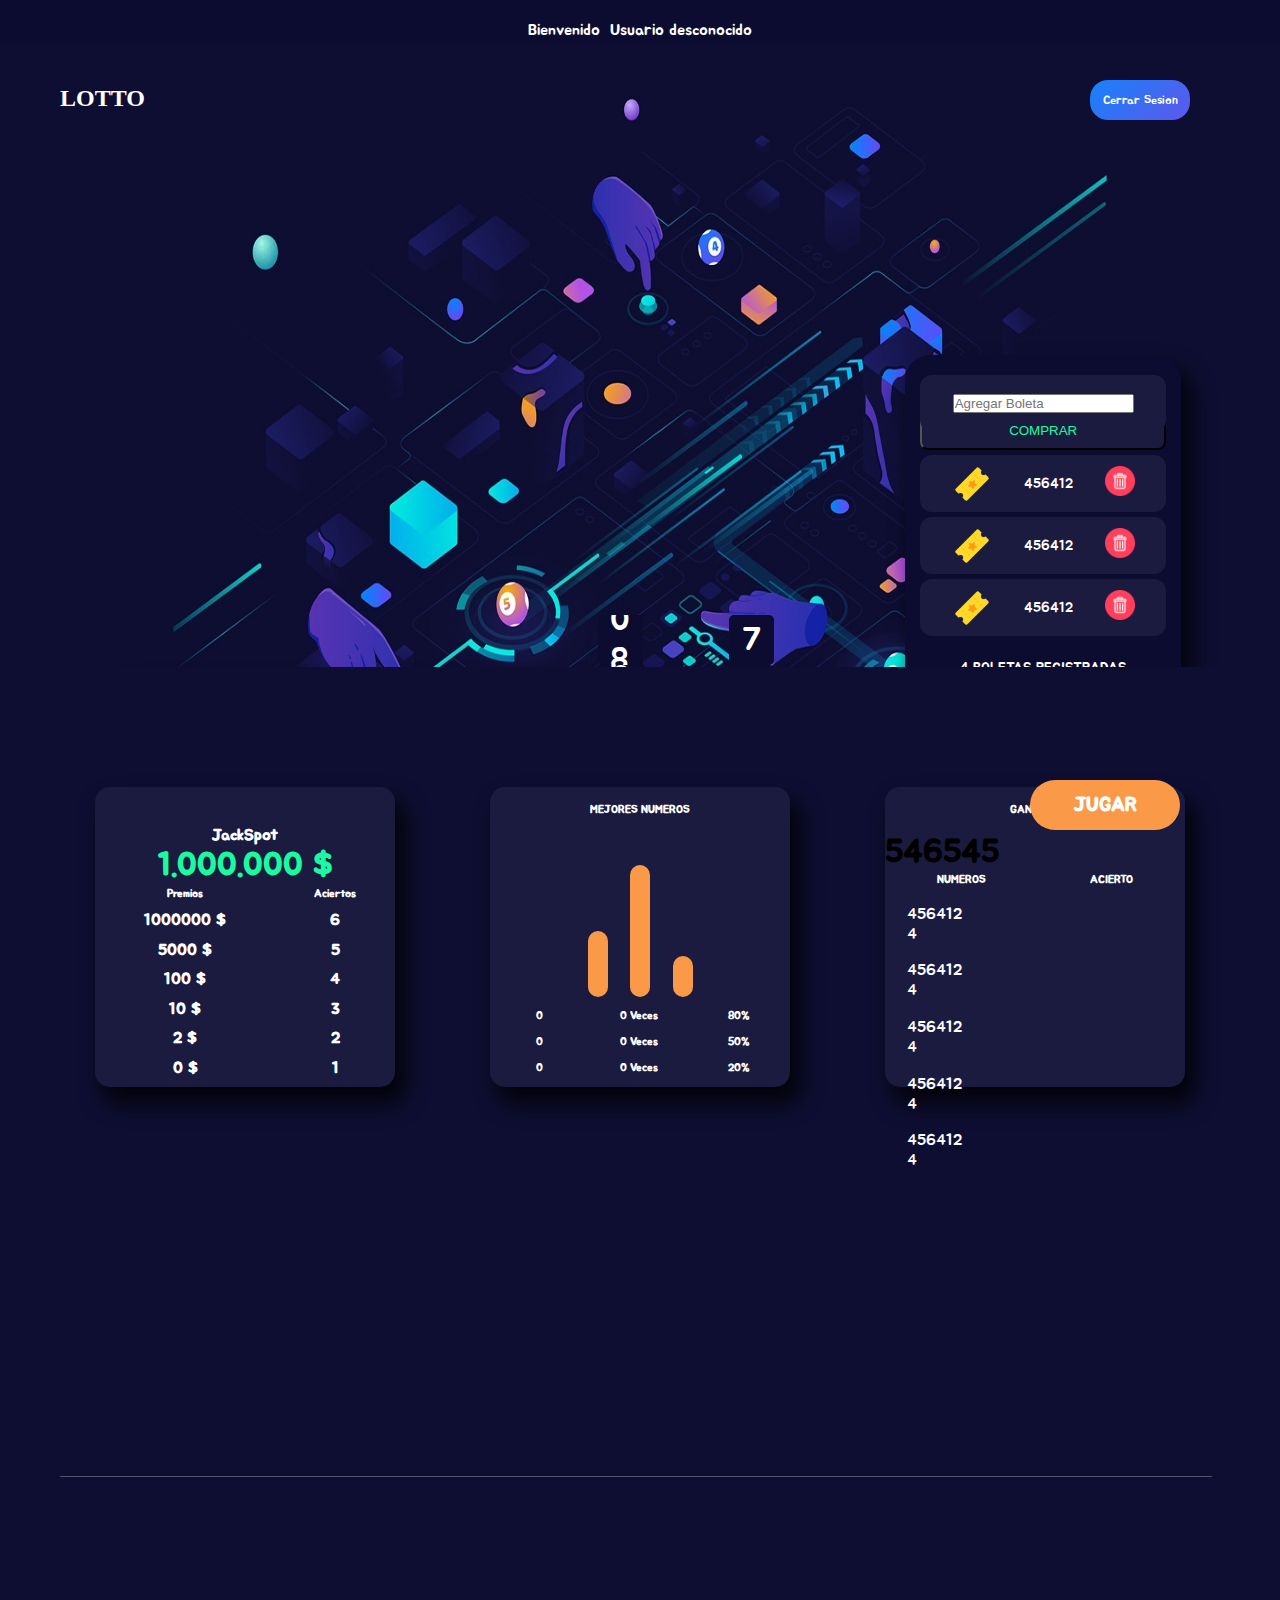
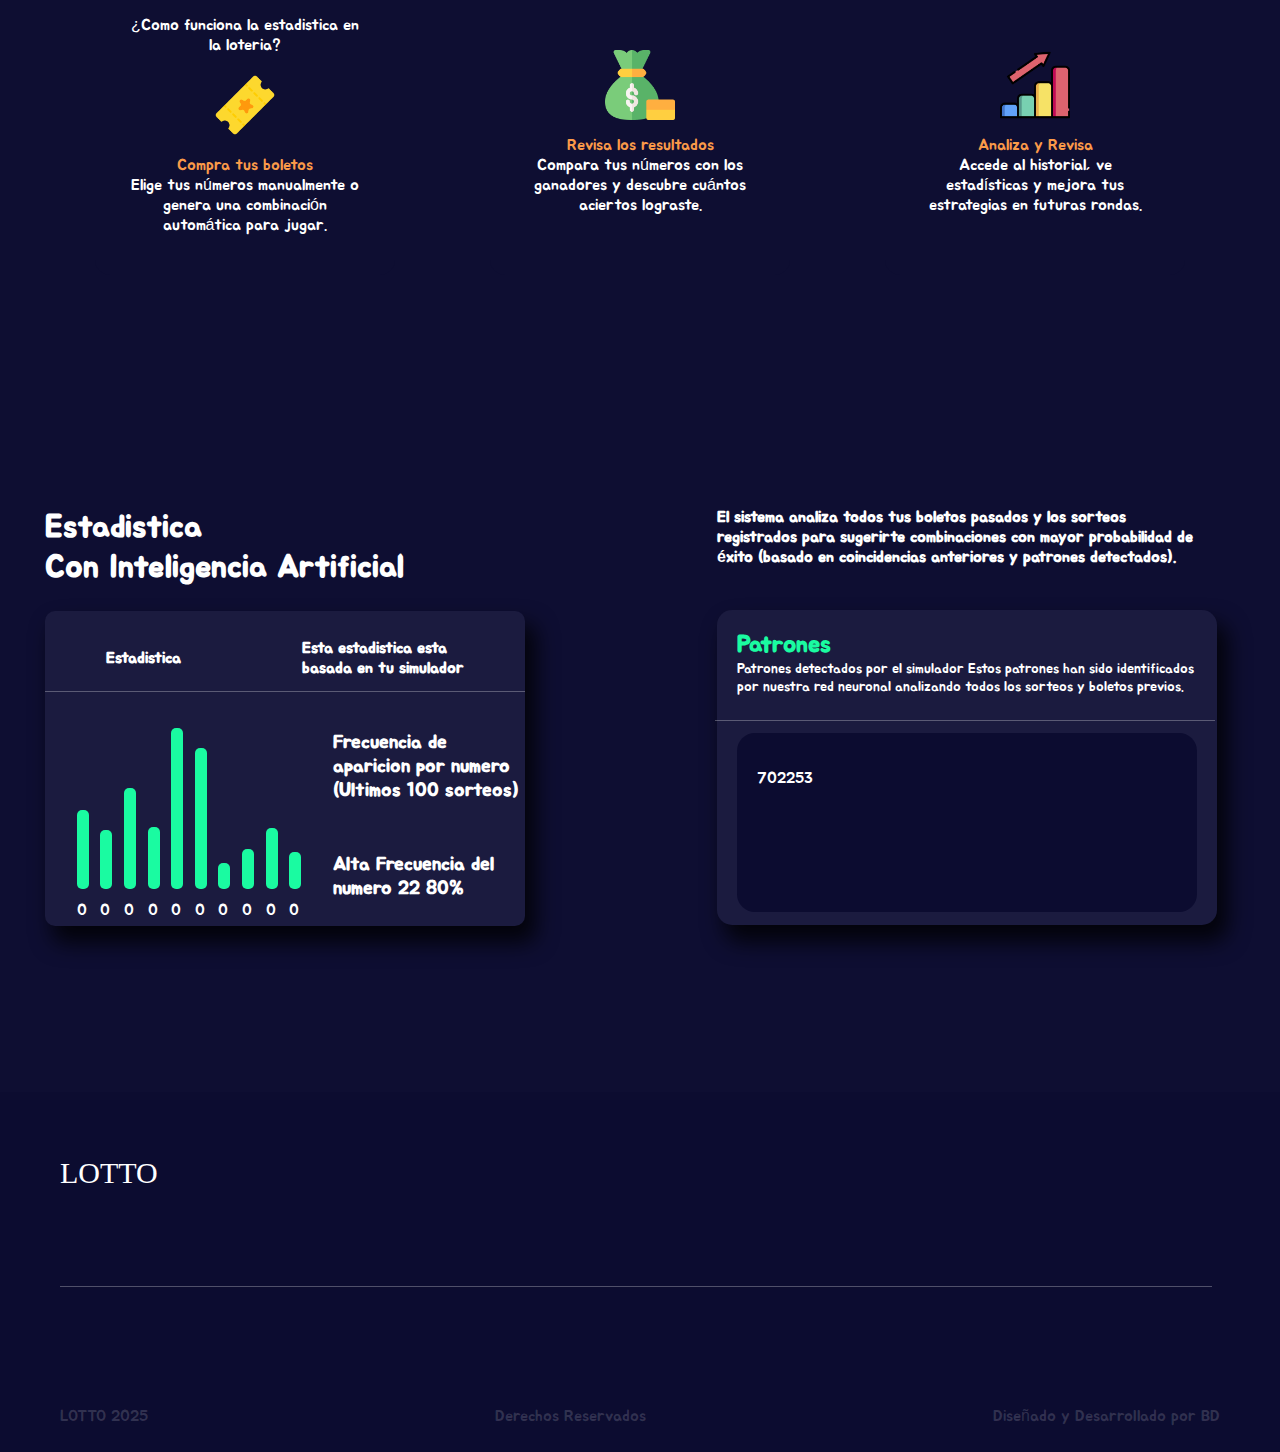
<file: index.html>
<!DOCTYPE html>
<html>
<head>
  <title>Lotto</title>
  <link rel="stylesheet" href="estilo.css"
</head>
<body>
    <div class="main">
        <header class="frase" >
          <p>Bienvenido &nbsp;</p> <p class="userName"> Usuario desconocido</p>
        </header>
        <div class="C-Sesion">
            <a href="sLoad.html" class="play_now"> Cerrar Sesion</a>
        </div>

        <div class="output_container">
            <div class="output_img"></div>
            <div class="output_pc">
                <h1 class="output_p"> Mensaje</h1>
            </div>
        </div>
        
        <h2 class="Lotto">LOTTO</h2>
        <div class="Contenedor_imagen">
            <img src="img\fond.jpg">
        </div>
        <div class="PanelPrincipal">
            <div class="Pnl-Premio">
                <div class="MoneyIm">
                    <img src="icons\euro.png" alt="">
                </div>
                <div class="InfoMoney">
                <p style="color: #FA9A49 ; font-size: 18px;">Tu Dinero</p>
                <p style="color: #FA9A49 ; font-size: 35px;">5$ </p>
                <p style="color:white; font-size: 14px;">Buena Suerte</p>
                </div>

            </div>
            <div class="Pnl-Numeros">
                <div class="BilletIm">
                    <img style="width: 65px;" src="icons\billete.png" alt="">
                </div>
                <div class="ContenedorLuck" id="Juega">
                    <div class="Celda1">
                        <div class="numero1">
                        <p>
                            1<br>
                            2<br>
                            3<br>
                            5<br>
                            7<br>
                            8<br>
                            9<br>
                            0<br>
                            8<br>
                            1<br>
                            2<br>
                            3<br>
                            6<br>
                            7<br>
                            8<br>
                            5<br>
                        </p><br>
                    </div>
                    <div class="numero2">
                        <p>
                            2<br>
                            6<br>
                            5<br>
                            4<br>
                            3<br>
                            8<br>
                            7<br>
                            6<br>
                            5<br>
                            3<br>
                            2<br>
                            9<br>
                            8<br>
                            6<br>
                            4<br>
                            3<br>
                        </p><br>
                    </div>
                    <div class="numero3">
                        <p>
                            1<br>
                            2<br>
                            3<br>
                            4<br>
                            6<br>
                            7<br>
                            8<br>
                            4<br>
                            6<br>
                            5<br>
                            6<br>
                            7<br>
                            5<br>
                            3<br>
                            2<br>
                            3<br>
                        </p><br>
                    </div>
                    <div class="numero4">
                        <p>
                            3<br>
                            4<br>
                            5<br>
                            6<br>
                            8<br>
                            8<br>
                            9<br>
                            0<br>
                            4<br>
                            3<br>
                            5<br>
                            6<br>
                            4<br>
                            2<br>
                            1<br>
                            2<br>
                        </p><br>
                    </div>
                    <div class="numero5">
                        <p>
                            1<br>
                            3<br>
                            5<br>
                            6<br>
                            7<br>
                            8<br>
                            4<br>
                            6<br>
                            5<br>
                            2<br>
                            3<br>
                            4<br>
                            6<br>
                            7<br>
                            8<br>
                            9<br>
                        </p><br>
                    </div>
                    <div class="numero6">
                        <p>
                            2<br>
                            4<br>
                            6<br>
                            8<br>
                            4<br>
                            3<br>
                            7<br>
                            8<br>
                            3<br>
                            4<br>
                            5<br>
                            6<br>
                            7<br>
                            3<br>
                            4<br>
                            5<br>
                        </p><br>
                        </p>
                    </div>

                    </div>
                <div class="Celda2">
                    <div class="numero1">
                        <p id="ale1"></p>
                    </div>
                    <div class="numero2">
                        <p id="ale2"></p>
                    </div>
                    <div class="numero3">
                        <p>
                        <p id="ale3"></p>
                    </div>
                    <div class="numero4">
                        <p id="ale4"></p>
                    </div>
                    <div class="numero5">
                        <p id="ale5"></p>
                    </div>
                    <div class="numero6">
                        <p id="ale6"></p>
                    </div>
                    </div>
                </div>
            </div>


            <div class="Pnl-Compra">
                <div class="PanelTienda" id="Tienda">
                    <div class="DivUp">
                        <div class="Search">
                        <input type="text" id="buscador" placeholder="Agregar Boleta" />
                        </div>

                    </div>
                    <button class="buttom_comprar">
                       <p>COMPRAR</p>
                    </button>

                     <div id="contenedor-boletas" class="TicketPanel">
                        <div class="t1">
                            <img style="width:40px;" src="icons\ticket.png" alt="">
                        <p>456412</p>
                        <div class="Basura">
                            <img style="width:30px;" src="icons\basuri.png"">
                        </div>
                        </div>
                    </div>
                    <div class="TotalTicket">
                    <p>0 BOLETAS REGISTRADAS</p>
                    </div>



                </div>
                <div class="Contenedor_btns">
                <div onclick="desaparecerHaciaArriba()" class="btn_registrar">
                    <h6>REGISTRAR</h6>
                </div>
                <div class="btn_jugar">
                    <h6 onclick="jugar()"">JUGAR</h6>
                </div>
                </div>

            </div>
        </div>

        <div class="PanelesPerfil">
            <span class="linea-blanca-P"></span>
            <div class="ContendorPanelPerfil">
           
            <div class="Premios">
                <div class="Premios-header">
                    <h4>JackSpot</h4>
                    <h1 style="color: #1AFBA1;">1.000.000 $</h1>
                </div>
                <div class="PremiosBloques">
                    <div class="TextPremios">
                    <h6>Premios</h6> 
                    <h4>1000000 $</h4>
                    <h4>5000 $</h4>
                    <h4>100 $</h4>
                    <h4>10 $</h4>
                    <h4>2 $</h4>
                    <h4>0 $</h4>
                    </div>
                    <div class="NumeroPremios">
                    <h6>Aciertos</h6>     
                    <h4>6</h4>
                    <h4>5</h4>
                    <h4>4</h4>
                    <h4>3</h4>
                    <h4>2</h4>
                    <h4>1</h4>
                    </div>                    
                </div>
            </div>
            <div class="Result">
                <div class="R-Title">
                    <h6>MEJORES NUMEROS</h6>
                </div>
                <div class="R-Graphic">
                    <div class="DivGraph">
                    <div class="Graph1"></div>
                    <div class="Graph2"></div>
                    <div class="Graph3"></div>
                    </div>
                </div>

                <div class="Contendor-Result">
                <div class="R-Numero">
                    <h6>0</h6>
                    <h6>0</h6>
                    <h6>0</h6>
                </div>
                <div class="R-Veces">
                    <h6>0 Veces</h6>
                    <h6>0 Veces</h6>
                    <h6>0 Veces</h6>
                </div>
                <div class="R-Porcent">
                    <h6>80%</h6>
                    <h6>50%</h6>
                    <h6>20%</h6>
                </div>  
                </div>
                                                           
            </div>
            <div class="Historial">
                <div class="H-title">
                    <h6>GANADOR</h6>
                </div>
                <div class="NumeroGanador">
                    <h1>546545</h1>
                </div>
                <div class="H-subtitle">
                    <h6>NUMEROS</h6>
                    <h6>ACIERTO</h6>
                </div>
                <div class="H-UnDiv">
                    <div class="BoletasEsc">
                            <p>456412</p>
                            <p>4</p>
                    </div>
                    <div class="BoletasEsc">
                            <p>456412</p>
                            <p>4</p>
                    </div>
                    <div class="BoletasEsc">
                            <p>456412</p>
                            <p>4</p>
                    </div>
                    <div class="BoletasEsc">
                            <p>456412</p>
                            <p>4</p>
                    </div>
                    <div class="BoletasEsc">
                            <p>456412</p>
                            <p>4</p>
                    </div>
                </div>                                       
                             
            </div>
           </div> 
         <span class="linea-blanca-P2"></span>                            
        </div>





        <div class="Funciona">
            <div class="ContendorFunciona">
                <div class="uno">
                    <p>¿Como funciona la estadistica en la loteria?</p>
                    <img src="icons\ticket.png" alt="">
                    <p style="color:#FA9A49;">Compra tus boletos<p> Elige tus números manualmente o genera una combinación automática para jugar.</p>
                </div>
                <div class="dos">
                    <img src="icons\bolsad.png" alt="">
                    <p style="color:#FA9A49;">Revisa los resultados<p></p> <p>Compara tus números con los ganadores y descubre cuántos aciertos lograste.</p>
                </div>
                <div class="tres">
                    <img src="icons\estadisticas.png" alt="">
                    <p style="color:#FA9A49;">Analiza y Revisa<p><p> Accede al historial, ve estadísticas y mejora tus estrategias en futuras rondas.</p>
                </div>                                
            </div>
        </div>




        
        <div class="PanelesEstadistica">
            <div class="ContendorEstadi">
                <div class="Estadi1">
                    <h1>Estadistica <br>
                      Con Inteligencia Artificial</h1>

                    <div class="InEstadi1">
                        <div class="InsideEstadi">
                            <h4>Estadistica</h4>
                            <h4>Esta estadistica esta <br> basada en tu simulador</h4>
                        </div>
                        <div class="ContainerInside">
                        <div class="InsideEstadi2">
                            <div class="E-Un">
                                <p>0</p>
                                <div class="E-1">
                                
                                </div>
                            </div>
                            <div class="E-Dos">
                                <p>0</p>
                                <div class="E-2">

                                </div>
                            </div>
                            <div class="E-Tres">
                                <p>0<p>                                
                                <div class="E-3">

                                </div>
                            </div>
                            <div class="E-Cuatro">
                                <p>0<p>                            
                                <div class="E-4">

                                </div>
                            </div>
                            <div class="E-Cinco">
                                <p>0<p>                                
                                <div class="E-5">

                                </div>
                            </div>
                            <div class="E-Seis">
                                <p>0<p>                          
                                <div class="E-6">

                                </div>
                            </div>
                            <div class="E-Siete">
                                <p>0<p>                                
                                <div class="E-7">

                                </div>
                            </div>
                            <div class="E-Ocho">
                                <p>0<p>                               
                                <div class="E-8">

                                </div>
                            </div>
                            <div class="E-Nueve">
                                <p>0<p>                                   
                                <div class="E-9">

                                </div>
                            </div>
                            <div class="E-Diez">
                                 <p>0<p>                                  
                                <div class="E-10">

                                </div>
                            </div>
                        </div>
                        <div class="InsideEstadi3">
                            <h3>Frecuencia de aparicion por numero (Ultimos 100 sorteos)</h3>
                            <h3>Alta Frecuencia del numero 22 80% </h3>                            
                        </div>                        
                        </div>


                  <span class="linea-blanca-estadi"></span>
                    </div>
                </div>

                <div class="Estadi2">
                    <h4>El sistema analiza todos tus boletos pasados y los sorteos registrados para sugerirte combinaciones con mayor probabilidad de éxito (basado en coincidencias anteriores y patrones detectados).</h4>
                    <div class="InEstadi2">
                        <div class="DiviEstadi">
                            <h2 style="color: #1AFBA1;">Patrones</h2>
                            <p style="font-size: 14px;">Patrones detectados por el simulador
Estos patrones han sido identificados por nuestra red neuronal 
analizando todos los sorteos y boletos previos.</p>
                        <span class="linea-blanca-DivEstadi"></span>
                        <div class="DivisionIA">
                            <p id="result"></p>
                        </div>                            
                        </div>
                    </div>
                </div>
            </div>
        </div>
        <footer>
            <div class="f-up">
                <p>LOTTO</p>
              <span class="linea-blanca"></span>
            </div>
            <div class="f-down">
                <p>LOTTO 2025</p>
                <p>Derechos Reservados</p>
                <p>Diseñado y Desarrollado por BD</p>
            </div>       
        </footer>
    </div>
    <script>
        async function verificarSesion() {
        try {
            const userName = document.querySelector(".userName");
            userName.textContent = await window.pywebview.api.getName();
        } catch (error){
            console.error(error);
        }
        
        }

        window.addEventListener('pywebviewready', () => {
            verificarSesion();
        });
    </script>
    <script src="index.js"></script>
    <script src="send.js"></script>
    <script src="tickets/tickets.js"></script>
</body>

</html>
</file>
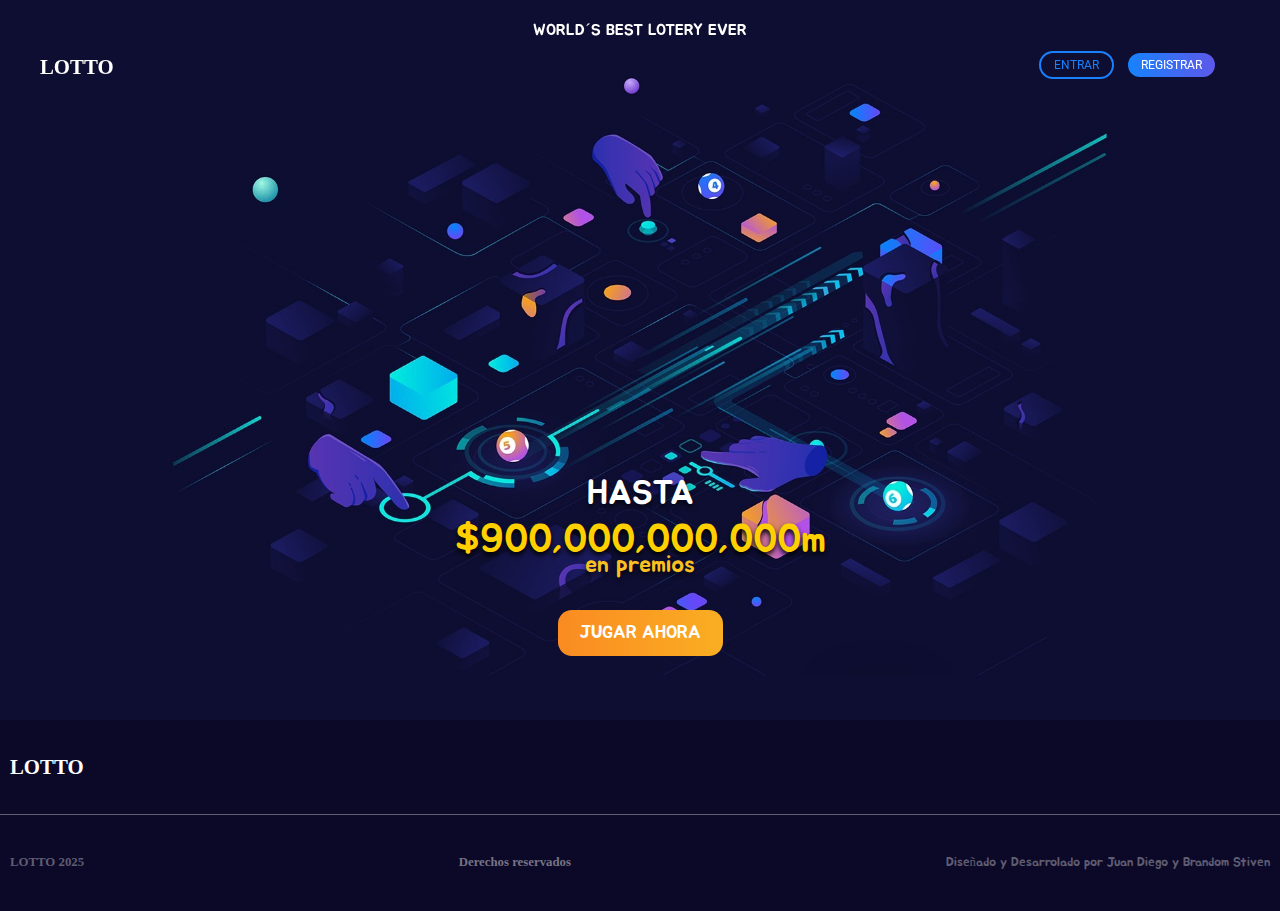
<file: menuprincipal.html>
<!DOCTYPE html>
<html>
  <head>
    <title>Mi App PyWebView</title>
    <link
      rel="stylesheet"
      href="menuestilos.css"
    />
    <link
      rel="preconnect"
      href="https://fonts.googleapis.com"
    />
    <link rel="preconnect" href="https://fonts.gstatic.com" crossorigin />
    <link
      href="https://fonts.googleapis.com/css2?family=Jua&family=Roboto:ital,wght@0,100..900;1,100..900&display=swap"
      rel="stylesheet"
    />
    <meta name="viewport" content="width=device-width, initial-scale=0.5, minimum-scale=1.0, maximum-scale=0.5">
  </head>
  <header>
    <div class="header_container">
      <h1 class="header_title">WORLD´S BEST LOTERY EVER</h1>
    </div>
  </header>

  <body>
    <div class="container_menu">
      <div class="button_container">
        <h3>LOTTO</h1>
        <div class="button_login_container">
            <a href="sesions.html" class="button_login">ENTRAR</a>
            <a href="sesions.html" class="button_register">REGISTRAR</a>
        </div>
      </div>
      <div class="text_container">
        <h1 class="web_text1">HASTA</h1>
        <h1 class="web_text2">$900,000,000,000m</h1>
        <h1 class="web_text3">en premios</h1>
      </div>
      
    
      <a href="sesions.html" class="play_now"> JUGAR AHORA</a>

    </div>
    

<!--     <h1>Hola desde HTML!</h1>
    <button onclick="window.pywebview.api.saludar()">
      Saludar desde Python
    </button> -->
  </body>

  <footer>
    <h1 class="footer_title">   LOTTO</h1>
    <hr>
    <div>
      <a href="" class="footer_loto">LOTTO 2025</a>
      <a href="" class="footer_derechos">Derechos reservados</a>
      <a href="" class="footer_autores">Diseñado y Desarrolado por Juan Diego y Brandom Stiven</a>
    </div>
  </footer>
</html>
</file>
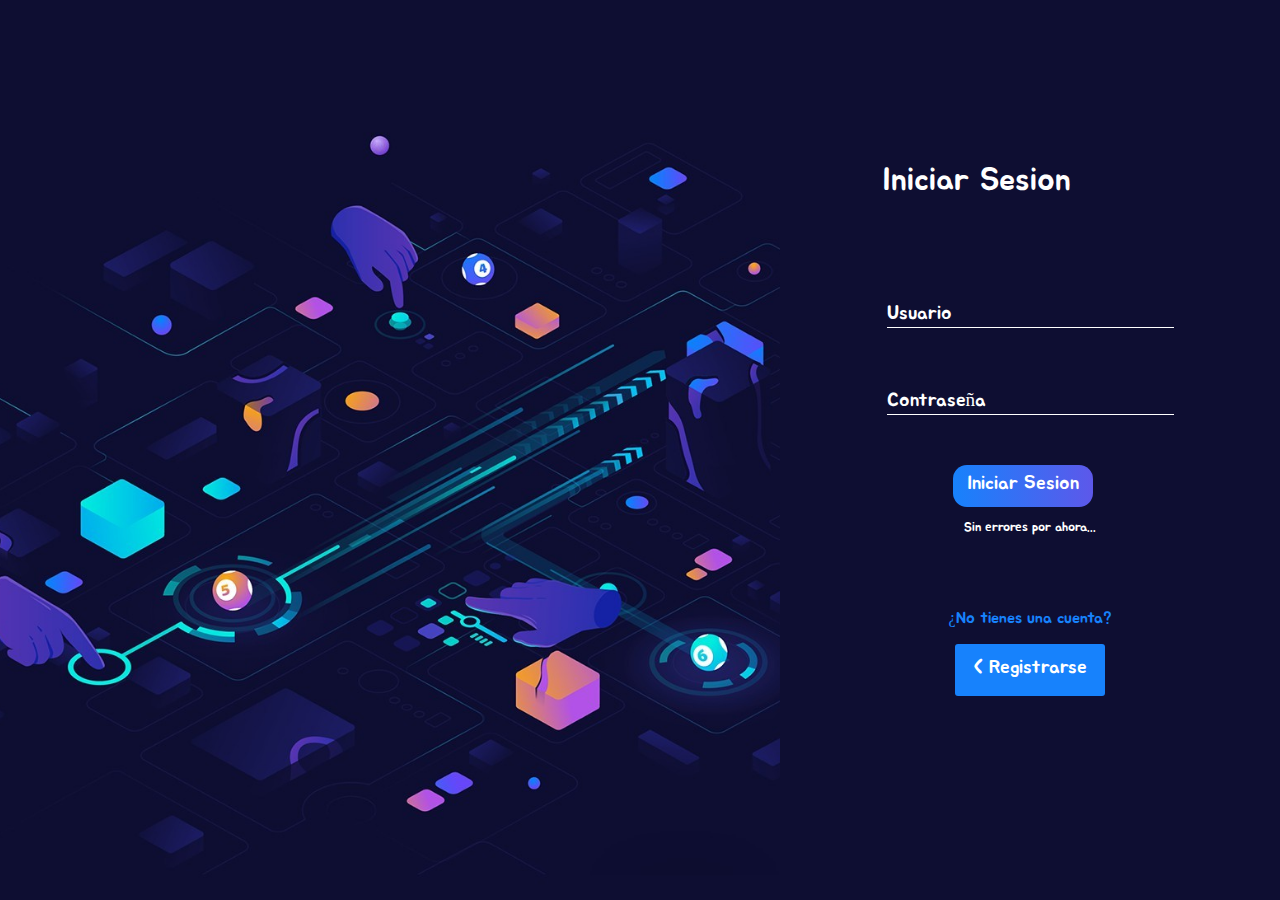
<file: sesions.html>
<!DOCTYPE html>
<html>
  <head>
    <title>Mi App PyWebView</title>
    <link rel="stylesheet" href="sesions.css" />
    <link rel="preconnect" href="https://fonts.googleapis.com" />
    <link rel="preconnect" href="https://fonts.gstatic.com" crossorigin />
    <link
      href="https://fonts.googleapis.com/css2?family=Jua&family=Roboto:ital,wght@0,100..900;1,100..900&display=swap"
      rel="stylesheet"
    />
    <meta
      name="viewport"
      content="width=device-width, initial-scale=0.5, minimum-scale=1.0, maximum-scale=0.5"
    />
  </head>
  <header></header>

  <body>
    <div class="sesion_container">
      <div class="container_register">
        <form action="" class="form_register">
          <h1 class="title_register">Registrarse</h1>
          <input
            type="text"
            placeholder="Usuario"
            class="input_user_register"
            id="1"
          />
          <div class="line_register"></div>
          <input
            type="password"
            placeholder="Contraseña"
            class="input_password_register"
            id="2"
          />
          <div class="line_register"></div>
          <a class="button_register">Registrarse</a>
          <p class="error_print_register">Sin errores por ahora...</p>
          <p class="text_change">¿Ya tienes una cuenta?</p>
          <a class="change_register">Iniciar Sesion ></a>
        </form>
      </div>

      <div class="container_login">
        <form action="" class="form_login">
          <h1 class="title_login">Iniciar Sesion</h1>
          <input
            type="text"
            placeholder="Usuario"
            class="input_user_login"
            id="1"
          />
          <div class="line_register"></div>
          <input
            type="password"
            placeholder="Contraseña"
            class="input_password_login"
            id="2"
          />
          <div class="line_register"></div>
          <a href="index.html" class="button_login">Iniciar Sesion</a>

          <p class="error_print_login">Sin errores por ahora...</p>
          <p class="text_change">¿No tienes una cuenta?</p>
          <a class="change_login">< Registrarse</a>
        </form>
      </div>
    </div>
    <script src="front.js"></script>
    <script src="send.js"></script>
    <!--     <h1>Hola desde HTML!</h1>
    <button onclick="window.pywebview.api.saludar()">
      Saludar desde Python
    </button> -->
  </body>
</html>
</file>
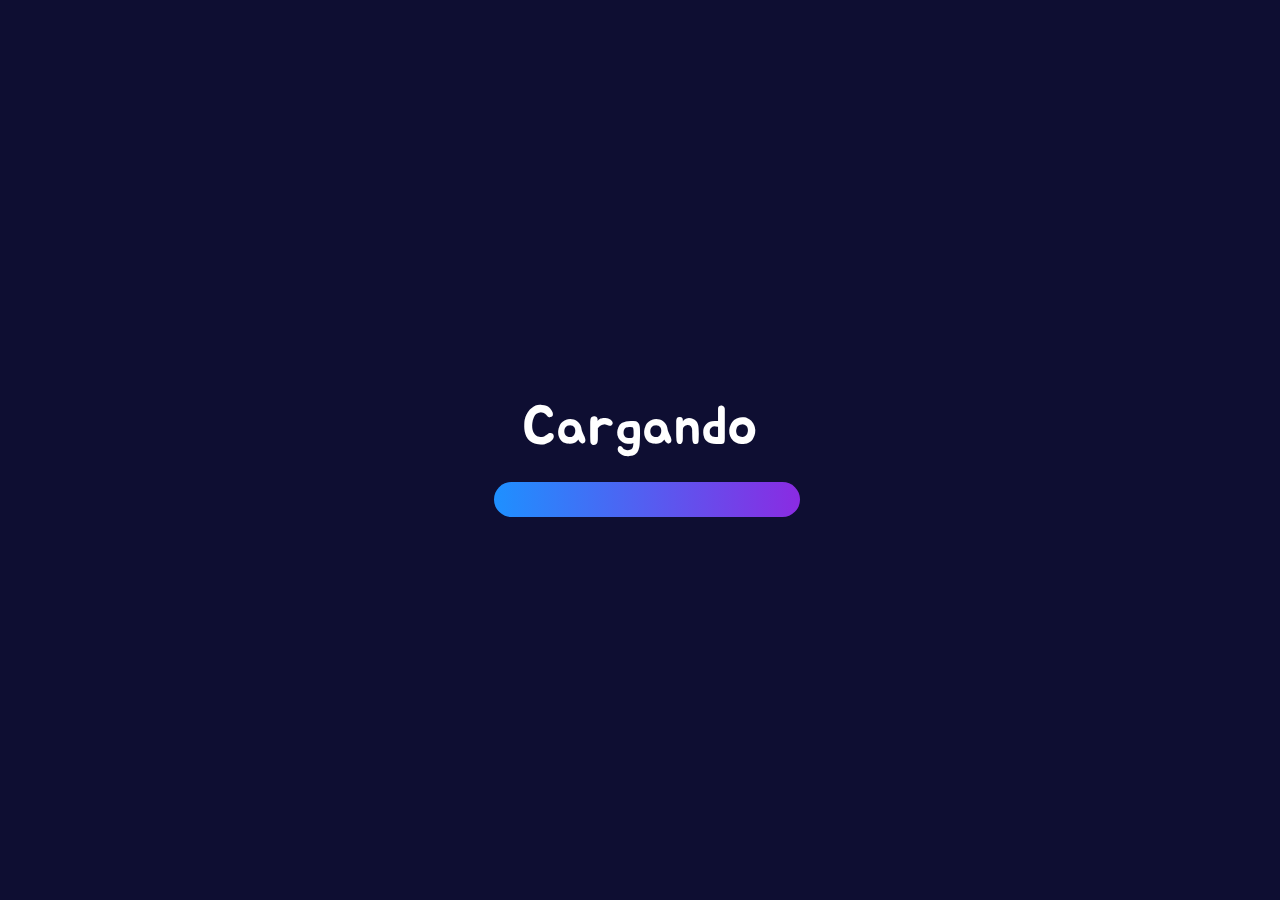
<file: sLoad.html>
<!DOCTYPE html>
<html lang="en">
<head>
    <meta charset="UTF-8">
    <meta name="viewport" content="width=device-width, initial-scale=1.0">
    <link rel="stylesheet" href="sLoad.css">
    <title>Cargador</title>
</head>
<body>
    <div class="Contenedor-Main">
        <div class="Cargador">
            <p style="color: white;">Cargando</p>
            <div class="Barra-load">
                <div class="Cargando">
                </div>
            </div>
        </div>
    </div>
</body>

<script>
  setTimeout(() => {
    window.location.href = 'sesions.html'; 
  }, 3000);
</script>
</html>
</file>
<file: estilo.css>
@font-face {
  font-family: 'Jua';
  src: url('fonts/Jua-Regular.ttf') format('truetype');
  font-weight: normal;
  font-style: normal;
}
.play_now{
  all: unset;
  cursor: pointer;
}

.Lotto{
    display: flex;
    position: absolute;
    left: 60px;
    top: 85px;
    color: white;
}
.C-Sesion{
  font-size: 12px;
  color: white;
  font-family: var(--Jua);
  width: 100px;
  height: 40px;
    background: linear-gradient(135deg, #1782FC, #5D58EA);
  position: absolute;
  top: 80px;
  right: 90px;
  display: flex;
  align-items: center;
  border-radius: 18px;
  justify-content: center;
}

:root {
  --morado: #0E0E32;
  --naranja: #FA9A49;
  --white: #1AFBA1;
  --verde: #0E0E32;
  --moradoOs: #0C0C30;
  --Jua: 'Jua', sans-serif;
  --ColorPanel: #1B1B3F;
}

* {
  padding: 0;
  margin: 0;
  box-sizing: border-box;
}

.main {
  width: 100%;
  height: 100vh;
  background-color: var(--morado);
}

.Contenedor_imagen {
  width: 100%;
  height: 100vh;
}
.Contenedor_imagen>img{
    width: 100%;
    height: 100%;
}

.frase {
  color: white;
  width: 100%;
  height: 45px;
  position: absolute;
  top: 0;
  background-color: var(--moradoOs);
  padding-top: 15px;
  font-family: var(--Jua);
  display: flex;
  align-items: center;
  flex-direction: row;
  justify-content: center;
}


.PanelPrincipal{
    display: flex;
    flex-direction: row;
    justify-content: center;
    align-items: center;
    width: 90%;
    height: 20%;
    background-color: #1B1B3F;
    position: absolute;
    top: 75%;
    left: 5%;
    right: 5%;
    border-radius: 70px;
    box-shadow: 9px 15px 21px 2px rgba(0,0,0,0.79);
-webkit-box-shadow: 9px 15px 21px 2px rgba(0,0,0,0.79);
-moz-box-shadow: 9px 15px 21px 2px rgba(0,0,0,0.79);
}

.Pnl-Premio{
display: flex;
justify-content: center;
align-items: center;
justify-content: center;
flex-direction: row;
width: 30%;
height: 100%;
}



.Pnl-Numeros{
width: 40%;
height: 100%;
display: flex;
align-items: center;
justify-content: space-around;
flex-direction: row;
font-family: var(--Jua);
color: white;
font-size: 20px;
}

.ContenedorLuck div p {
    font-size: 32px;
    animation: fall linear infinite;
    animation-duration: 0.3s;
    animation-play-state: paused;
    opacity: 1;
    position: relative;
}
.ContenedorLuck div{
  overflow: hidden;    
}

/* Cada número tendrá un delay diferente para que no caigan juntos */


.numero1 p { animation-delay: 0s; }
.numero2 p { animation-delay: 0.5s; }
.numero3 p { animation-delay: 1s; }
.numero4 p { animation-delay: 1.5s; }
.numero5 p { animation-delay: 2s; }
.numero6 p { animation-delay: 2.5s; }

@keyframes fall {
    0% {
        top: -10px;
        opacity: 1;
    }
    10% {
        opacity: 1;
    }
    80% {
        top: 90px;
        opacity: 1;
    }
    100% {
        top: 105px; /* sigue cayendo más abajo, fuera de la vista */
        opacity: 1;
    }
}


.BilletIm{
    width: 20%;
    height: 100%;

    display: flex;
    align-items: center;
    justify-content: center;
}
.ContenedorLuck{
    width: 80%;
    height: 100%;
    display: flex;
    align-items: center;
    justify-content: space-evenly;
    flex-direction: row;
    padding: 10px;
}
.numero1{
    display: flex;
    justify-content: center;
    align-items: center;    
    border-radius: 5px;
    width: 45px;
    height: 50px;
    background-color: #0C0C30;
    
}
.numero2{
    display: flex;
    justify-content: center;
    align-items: center;    
    border-radius: 5px;
    width: 45px;
    height: 50px;
    background-color: #0C0C30;
    
}
.numero3{
    display: flex;
    justify-content: center;
    align-items: center;    
    border-radius: 5px;
    width: 45px;
    height: 50px;
    background-color: #0C0C30;
    
}
.numero4{
    display: flex;
    justify-content: center;
    align-items: center;    
    border-radius: 5px;
    width: 45px;
    height: 50px;
    background-color: #0C0C30;
    
}
.numero5{
    display: flex;
    justify-content: center;
    align-items: center;    
    border-radius: 5px;
    width: 45px;
    height: 50px;
    background-color: #0C0C30;
    
}
.numero6{
    display: flex;
    justify-content: center;
    align-items: center;    
    border-radius: 5px;
    width: 45px;
    height: 50px;
    background-color: #0C0C30;
    
}


.Pnl-Compra{
width: 30%;
height: 100%;

display: flex;
flex-direction: column;
position: relative;
}
.Contenedor_btns{
    width: 85%;
    height: 100px;

    display: flex;
    align-items: center;
    justify-content: center;
    flex-direction: row;
    padding-top: 25px;
    padding-bottom: 25px;
    align-self: center;
    position: absolute;
    font-family: var(--Jua);
    font-size: 30px;
    bottom: 0px;
}
.PanelTienda{
    position: absolute;
    width:80%;
    top:-320px;
    height: 370px;
    background-color: var(--moradoOs);
    align-self: center;
    border-radius: 25px;
    padding: 15px;
    font-family: var(--Jua);
    font-size: 14px;
    color: white;
        box-shadow: 9px 15px 21px 2px rgba(0,0,0,0.79);
    -webkit-box-shadow: 9px 15px 21px 2px rgba(0,0,0,0.79);
    -moz-box-shadow: 9px 15px 21px 2px rgba(0,0,0,0.79);
    animation: aparecerDesdeArriba 2s ease forwards;
    transition: height 2s ease, padding 2s ease;
    overflow: hidden;

}
@keyframes aparecerDesdeArriba {
  from {
    opacity: 0.8;
    transform: translateY(-50%);
    height: 0;
    padding: 0 15px;
  }
  to {
    opacity: 1;
    transform: translateY(0);
    height: 370px;
    padding: 15px;
  }
}

@keyframes desaparecerHaciaArriba {
  from {
    opacity: 1;
    transform: translateY(0);
    height: 370px;
    padding: 15px;
  }
  to {
    opacity: 0.8;
    transform: translateY(-50%);
    height: 0;
    padding: 0 15px;
  }
}




.DivUp{
width: 100%;
height: 40px;

display: flex;

}
.buttom_regi{
width: 100%;
height: 40px;
background-color: var(--ColorPanel);
border-radius: 8px;
display: flex;
align-items: center;
justify-content: center;
color: var(--naranja);
margin-right: 4px;
}
.buttom_comprar{
width: 100%;
height: 40px;
background-color:var(--ColorPanel);
border-radius: 8px;
display: flex;
align-items: center;
justify-content: center;
color: var(--white);
}
.Search{
font-size: 18px;
display: flex;
justify-content: center;
align-items: center;
width: 100%;
height: 57px;
background-color: var(--ColorPanel);
margin-top: 5px;
margin-bottom: 5px;
border-radius: 12px;
}
.TicketPanel {
  width: 100%;
  height: 190px;
  overflow-y: auto;
  overflow-x: hidden;
  scrollbar-width: thin;
  scrollbar-color: var(--moradoOs) var(--morado);
}

/* Webkit (Chrome, Edge, Safari) */
.TicketPanel::-webkit-scrollbar {
  width: 10px;
}

.TicketPanel::-webkit-scrollbar-track {
  background: #291afb;
}

.TicketPanel::-webkit-scrollbar-thumb {
  background-color: #22a511;
  border-radius: 4px;
  transition: background-color 0.2s ease;
}

.TicketPanel::-webkit-scrollbar-thumb:hover {
  background-color: #070ada;
}
.t1{
width: 100%;
height: 57px;
background-color: var(--ColorPanel);
margin-top: 5px;
margin-bottom: 5px;
border-radius: 12px;
display: flex;
align-items: center;
justify-content: center;
flex-direction: row;
justify-content: space-evenly;
}
.t2{
width: 100%;
height: 57px;
background-color: var(--ColorPanel);
margin-top: 5px;
margin-bottom: 5px;
border-radius: 12px;
display: flex;
align-items: center;
justify-content: center;
flex-direction: row;
justify-content: space-evenly;
}
.t3{
width: 100%;
height: 57px;
background-color: var(--ColorPanel);
margin-top: 5px;
margin-bottom: 5px;
border-radius: 12px;
display: flex;
align-items: center;
justify-content: center;
flex-direction: row;
justify-content: space-evenly;
}
.t4{
width: 100%;
height: 57px;
background-color: var(--ColorPanel);
margin-top: 5px;
margin-bottom: 5px;
border-radius: 12px;
display: flex;
align-items: center;
justify-content: center;
flex-direction: row;
justify-content: space-evenly;
}
.TotalTicket{
margin-top: 5px;
display: flex;
align-items: center;
justify-content: center;
width: 100%;
height: 45px;


}











.btn_registrar{
        width: 250px;
  padding: 0 20px;
  height: 50px;
  border: none;
  background-color: #313154;
  color: white;
  border-radius: 25px 25px 25px 25px;
  cursor: pointer;
  z-index: 0;
  left: 15px;
  justify-content: left;
  align-items: center;
  display: flex;  
  font-size: 20px;    
    }
.btn_jugar{
    display: flex;
  width: 150px;
  padding: 0 20px;
  height: 50px;
  border: none;
  background-color: var(--naranja);
  color: white;
  border-radius: 25px 25px 25px 25px;
  cursor: pointer;
  position: absolute;
  z-index: 1;
  right: 10px;
  justify-content: center;
  align-items: center;
}



.MoneyIm{
display: flex;
justify-content: center;
align-items: center;
width: 40%;
height: 100%;

}
.MoneyIm>img{
width: 50px;
align-self: center;
}
.InfoMoney{
    font-family: var(--Jua);

width: 60%;
height: 100%;
display: flex;
align-items: flex-start;
flex-direction: column;
justify-content: space-evenly;
padding-top: 15px;
padding-bottom: 15px;
}



.PanelesPerfil{
    position: relative;
    width: 100%;
    height: 60vh;
    background-color: var(--morado);
}
.linea-blanca-P{
  position: absolute;
  top: 0;
  right: 60px;
  left: 60px;
  align-self: center;
  display: block;          /* hace que el span se comporte como un div */
  height: 1px;             /* grosor de la línea */
  width: 90%;
  background-color: rgba(255, 255, 255, 0.281); 
}

.linea-blanca-P2{
  position: absolute;
  bottom: 0;
  right: 60px;
  left: 60px;
  align-self: center;
  display: block;          /* hace que el span se comporte como un div */
  height: 1px;             /* grosor de la línea */
  width: 90%;
  background-color: rgba(255, 255, 255, 0.281);     
}
.ContendorPanelPerfil{
    background-color: var(--morado);
    display: flex;
    flex-direction: row;
    justify-content: center;
    align-items: center;
    align-self: center;
    width: 100%;
    height: 100%;
    position: absolute;
    justify-content: space-evenly;
}
.ContendorPanelPerfil>div{
    border-radius: 15px;
}

.Premios{
  width: 300px;
  height: 300px;
  background-color: var(--ColorPanel);
  display: flex;
  justify-content: center;
  align-items: center;
  flex-direction: column;
  font-family: var(--Jua);
  color: white;
  box-shadow: 9px 15px 21px 2px rgba(0,0,0,0.79);
-webkit-box-shadow: 9px 15px 21px 2px rgba(0,0,0,0.79);
-moz-box-shadow: 9px 15px 21px 2px rgba(0,0,0,0.79);
}

.Premios-header{
width: 100%;
height: 30%;
padding-top: 45px;
display: flex;
justify-content: center;
align-items: center;
flex-direction: column;
}
.Premios-header>h1{
    color: var(--naranja);
}


.PremiosBloques{
display: flex;
flex-direction: row;
width: 100%;
height: 70%;

justify-content: space-between;

}
.TextPremios{
width: 60%;
height: 100%;
display: flex;
flex-direction: column;
justify-content: center;
align-items: center;
justify-content: space-evenly;
}
.NumeroPremios{
width: 40%;
height: 100%;
display: flex;
flex-direction: column;
justify-content: center;
align-items: center;
justify-content: space-evenly;
}




.Result{
  width: 300px;
  height: 300px;
  background-color: var(--ColorPanel);
  display: flex;
  align-items: center;
  flex-direction: column;
  justify-content: center;
  font-family: var(--Jua);
  color: white;
  box-shadow: 9px 15px 21px 2px rgba(0,0,0,0.79);
-webkit-box-shadow: 9px 15px 21px 2px rgba(0,0,0,0.79);
-moz-box-shadow: 9px 15px 21px 2px rgba(0,0,0,0.79);
}
.R-Title{
width: 100%;
height: 15%;

display: flex;
justify-content: center;
align-items: center;

}
.R-Graphic{
width: 100%;
height: 55%;

display: flex;
justify-content: center;
align-items: center;
}
.DivGraph{
    width: 150px;
    height: 100%;

    display: flex;
    justify-content: space-evenly;
    flex-direction: row;
    align-items: flex-end;
}
.Graph1{
height: 40%;
width: 20px;
background-color: #FA9A49;
border-radius: 15px 15px 15px 15px;
}
.Graph2{
height: 80%;
width: 20px;
background-color: #FA9A49;
border-radius: 15px 15px 15px 15px;
}
.Graph3{
height: 25%;
width: 20px;
background-color: #FA9A49;
border-radius: 15px 15px 15px 15px;
}
.Contendor-Result{
width: 100%;
height: 30%;

display: flex;
align-items: center;
flex-direction: row;
}
.R-Numero{
width: 33%;
height: 100%;

display: flex;
flex-direction: column;
justify-content: space-evenly;
align-items: center;
}
.R-Veces{
width: 33%;
height: 100%;

display: flex;
flex-direction: column;
justify-content: space-evenly;
align-items: center;
}
.R-Porcent{
width: 34%;
height: 100%;

display: flex;
flex-direction: column;
justify-content: space-evenly;
align-items: center;
}




.Historial{
  width: 300px;
  height: 300px;
  background-color: var(--ColorPanel);
  font-family: var(--Jua);
  box-shadow: 9px 15px 21px 2px rgba(0,0,0,0.79);
-webkit-box-shadow: 9px 15px 21px 2px rgba(0,0,0,0.79);
-moz-box-shadow: 9px 15px 21px 2px rgba(0,0,0,0.79);
}
.H-title{
color: white;
width: 100%;
height: 15%;
display: flex;
align-items: center;
justify-content: center;

}
.H-subtitle{
color: white;
width: 100%;
height: 5%;
display: flex;
align-items: center;
justify-content: space-around;
}
.H-content{
width: 100%;
height: 80%;
display: flex;
flex-direction: row;
}
.H-UnDiv{
width: 33%;
height: 100%;
display: flex;
justify-content: space-evenly;
flex-direction: column;
align-items: center;
color: white;
}
.H-DosDiv{
width: 33%;
height: 100%;
display: flex;
justify-content: space-evenly;
flex-direction: column;
align-items: center;
color: #FA9A49;
}
.H-TresDiv{
width: 34%;
height: 100%;
display: flex;
justify-content: space-evenly;
flex-direction: column;
align-items: center;
color: #FA9A49;
}



.Funciona{
    width: 100%;
    height: 55vh;
    background-color: var(--morado);
    font-family: var(--Jua);
    color: white;

}
.Funciona>div>div>img{
    width: 70px;
    width: 70px;
    margin: 15px;
}


.ContendorFunciona{
 width: 100%;
 height: 100%;

 position: relative;
 display: flex;
 flex-direction: row;
 justify-content: center;
 align-items: center;
 align-self: center;
 justify-content: space-evenly;

}
.ContendorFunciona>div{
    border-radius: 15px;    
}
.uno{
display: flex;
justify-content: center;
align-items: center;
flex-direction: column;
width: 300px;
height: 300px;
background-color: var(--morado);
padding: 30px;
align-items: center;
text-align: center;
}
.dos{
display: flex;
justify-content: center;
align-items: center;
flex-direction: column;
width: 300px;
height: 300px;
background-color: var(--morado);
padding: 30px;
align-items: center;
text-align: center;
}
.tres{
display: flex;
justify-content: center;
align-items: center;
flex-direction: column;
width: 300px;
height: 300px;
background-color: var(--morado);
padding: 30px;
align-items: center;
text-align: center;
}





.PanelesEstadistica{
    width: 100%;
    height: 80vh;
    display: flex;
    align-items: center;
    background-color: var(--morado);
    position: relative;
    align-items: center;
    font-family: var(--Jua);
}
.ContendorEstadi{
align-self: center;
width: 90%;
right: 45px;
left: 45px;
display: flex;
flex-direction: row;
justify-content: space-between;
align-items: center;
position: relative;

}
.Estadi1{
margin-right: 8px;    
width: 480px;
height: 450px;
position: relative;
align-items: center;
color: white;

}
.InEstadi1{
width: 100%;
height: 70%;
background-color: var(--ColorPanel);
margin-top: 5%;
border-radius: 10px;
position: relative;
display: flex;
flex-direction: column;
justify-content: center;
align-items: center;
box-shadow: 9px 15px 21px 2px rgba(0,0,0,0.79);
-webkit-box-shadow: 9px 15px 21px 2px rgba(0,0,0,0.79);
-moz-box-shadow: 9px 15px 21px 2px rgba(0,0,0,0.79);
}
.Estadi2{
width: 480px;

height: 450px;

}
.Estadi2>h4{
    color:white;
}
.InEstadi2{
position: relative;
width: 500px;
height: 450px;
position: relative;
align-items: center;
color: white;
}

.DiviEstadi{

    padding: 20px;
    position: absolute;
    top: 43px;
    background-color: var(--ColorPanel);
    border-radius: 15px;
    width: 100%;
    height: 70%;
    box-shadow: 9px 15px 21px 2px rgba(0,0,0,0.79);
-webkit-box-shadow: 9px 15px 21px 2px rgba(0,0,0,0.79);
-moz-box-shadow: 9px 15px 21px 2px rgba(0,0,0,0.79);
}

.linea-blanca-DivEstadi{
  position: absolute;
  top: 110px;
  right: 2px;
  align-self: center;
  display: block;          /* hace que el span se comporte como un div */
  height: 1px;             /* grosor de la línea */
  width: 100%;
  background-color: rgba(255, 255, 255, 0.281);     
}
.DivisionIA{

    align-self: center;
    width: 92%;
    height: 57%;
    left: 4%;
    right: 4%;
    bottom: 4%;
    background-color:var(--moradoOs);
    position: absolute;
    border-radius: 18px;
    padding: 20px;
            padding-top: 35px;
    text-align: left;
}












.linea-blanca-estadi{
  position: absolute;
  top: 80px;
  align-self: center;
  display: block;          /* hace que el span se comporte como un div */
  height: 1px;             /* grosor de la línea */
  width: 100%;
  background-color: rgba(255, 255, 255, 0.281);   
}
.InsideEstadi{
width: 100%;
height: 30%;
display: flex;
justify-content: space-around;
flex-direction: row;
align-items: center;
color:white
}
.ContainerInside{
width: 100%;
height: 70%;

display: flex;
flex-direction: row;
align-items: center;
justify-content: space-evenly;    
}
.InsideEstadi3{
    width: 40%;
    height: 100%;
    color: white;
    display: flex;
    justify-content: space-around;
    flex-direction: column;


}
.InsideEstadi2{
    position: relative;
    width: 60%;
    height: 100%;

    display: flex;
    flex-direction: row-reverse;
    justify-content: space-evenly;
    align-items: flex-end;
    padding-bottom: 37px;
    padding-left: 20px;
    padding-right: 20px;
}
.InsideEstadi3>p{
    font-size: 5px;

}
.InsideEstadi2>div>p{
    color: white;
    position: absolute;
    bottom: 6px;
}

.E-Un{
height: 20%;
width: 12px;
background-color: #1AFBA1;
border-radius: 5px;
}
.E-Dos{
height: 33%;
width: 12px;
background-color: #1AFBA1;
border-radius: 5px;
}
.E-Tres{
height: 22%;
width: 12px;
background-color: #1AFBA1;
border-radius: 5px;
}
.E-Cuatro{
height: 14%;
width: 12px;
background-color: #1AFBA1;
border-radius: 5px;
}.E-Cinco{
height: 77%;
width: 12px;
background-color: #1AFBA1;
border-radius: 5px;
}
.E-Seis{
height: 88%;
width: 12px;
background-color: #1AFBA1;
border-radius: 5px;
}.E-Siete{
height: 34%;
width: 12px;
background-color: #1AFBA1;
border-radius: 5px;
}
.E-Ocho{
height: 55%;
width: 12px;
background-color: #1AFBA1;
border-radius: 5px;
}.E-Nueve{
height: 32%;
width: 12px;
background-color: #1AFBA1;
border-radius: 5px;
}
.E-Diez{
height: 43%;
width: 12px;
background-color: #1AFBA1;
border-radius: 5px;
}

.E-1{

}
.E-2{

}
.E-3{

}
.E-4{

}
.E-5{

}
.E-6{

}
.E-7{

}
.E-8{

}
.E-9{

}
.E-10{

}







footer{
     width: 100%;
    height: 40vh;
    background-color: var(--moradoOs);
    display: flex;
    flex-direction: column;    
}
.f-up{
    position: relative;
    background-color: var(--moradoOs);
    width: 100%;
    height: 60%;

}
.f-up>p{
    padding-left: 60px;
    padding-top: 5%;
    color: white;
    font-size: 30px;
}
.f-down{
    display: flex;
    flex-direction: row;
    align-items: end;
    padding-bottom: 2%;
    padding-left: 60px;
    padding-right: 60px;
    justify-content: space-between;
    background-color: var(--moradoOs);
    width: 100%;
    height: 50%;
    color: rgba(255, 255, 255, 0.158);
    font-family: var(--Jua);
}
.linea-blanca {
  position: absolute;
  bottom: 0;
  right: 60px;
  left: 60px;
  align-self: center;
  display: block;          /* hace que el span se comporte como un div */
  height: 1px;             /* grosor de la línea */
  width: 90%;
  background-color: rgba(255, 255, 255, 0.281); 
}
</file>
<file: menuestilos.css>
:root {
  --color-principal: #0e0e32;
  --color-fondo: #f5f5f5;
  --padding-base: 20px;
  --fuente-principal: "Arial", sans-serif;
}



body {
  background-color: #0e0e32;
  margin: 0;
}

.header_container {
  justify-content: center;
  align-items: center;
  width: 100%;
  position: fixed;
}

.header_title {
  margin-top: 20px;
  font-family: "Jua";
  font-weight: 400;
  color: white;
  font-size: 1rem;
  text-align: center;
}

.button_container {
  display: flex;
  flex-direction: row;
  justify-content: space-between;
  align-items: center;
  width: 100%;
  height: 80vh;
}

.button_container h3 {
  margin: 0;
  position: absolute;
  font-family: "sans-serif";
  font-weight: 700;
  color: white;
  font-size: 1.3rem;
  margin-left: 40px;
  top: 55px;
  position: fixed;
}

.button_login_container {
  position: absolute;
  top: 55px;
  right: 10px;
  margin-right: 40px;
  position: fixed;
}

.button_login {
  margin-right: 10px;
  padding: 5px 13px;

  border-radius: 14px;
  border: #1a81fc solid 2px;
  color: #1a81fc;
  text-decoration: none;
  outline: none;
  font-size: 12px;
  font-family: "Roboto";
}

.button_register {
  margin-right: 15px;
  padding: 5px 13px;
  border-radius: 14px;
  text-decoration: none;
  color: white;
  background: linear-gradient(to right, #1782fc, #5d58ea);
  font-size: 12px;
  font-family: "Roboto";
}

.container_menu {
  display: flex;
  flex-direction: column;
  justify-content: center;
  align-items: center;
  width: 100%;
  height: 80vh;
  background-image: url("img/fond.jpg");
  background-size: contain;
  background-position: center;
  background-repeat: no-repeat;
}

.play_now {
  padding: 12px 22px;
  border-radius: 14px;
  text-decoration: none;
  color: white;
  background: linear-gradient(to right, #fa8b22, #faae22);
  font-size: 12px;
  font-family: "Jua";
  font-weight: 500;
  font-size: 1.1rem;
  text-align: center;
  margin-bottom: 5%;
  transition: all 0.3s ease;
}

.play_now:hover {
  transform: scale(105%);
}

.web_text1 {
  font-family: "Jua";
  font-weight: 400;
  color: white;
  font-size: 1.2rem;
  text-align: center;
  margin: 0;
  font-size: 2.1rem;
  text-shadow: 0px 3px 5px rgba(0, 0, 0, 0.733);
}
.web_text2 {
  font-family: "Jua";
  font-weight: 400;
  color: #ffd000;
  font-size: 1.2rem;
  text-align: center;
  font-size: 2.5rem;
  margin: 0;
  text-shadow: 0px 3px 5px rgba(0, 0, 0, 0.993);
  height: 35px;
}
.web_text3 {
  font-family: "Jua";
  font-weight: 400;
  color: #fac022;
  font-size: 1.2rem;
  text-align: center;
  text-shadow: 0px 3px 5px rgba(0, 0, 0, 0.733);
  margin: 0;
  font-size: 1.5rem;
}

.text_container {
  margin-bottom: 30px;
}

footer {
  background-color: #0c0828;
  margin: 0;
  padding: 0;
  height: 100%;
  margin: auto;
}

.footer_title {
  font-family: "sans-serif";
  font-weight: 700;
  color: white;
  font-size: 1.3rem;
  text-align: center;
  padding: 35px 0px;
  padding-left: 10px;
  margin: 0;
  width: 90%;
  text-align: left;
}

footer div {
  display: flex;
  justify-content: space-between;
}

.footer_loto {
  font-family: "sans-serif";
  font-weight: 700;
  color: #ffffff59;
  font-size: 0.8rem;
  text-align: center;
  padding: 40px 10px;
  text-decoration: none;
}

.footer_autores {
  font-family: "Jua";
  font-weight: 400;
  color: #ffffff59;
  font-size: 0.8rem;
  text-align: center;
  padding: 40px 10px;
  text-decoration: none;
}

.footer_derechos {
  font-family: "sans-serif";
  font-weight: 700;
  color: #ffffff70;
  font-size: 0.8rem;
  text-align: center;
  padding-top: 40px;
  text-decoration: none;
}

footer hr {
  width: 100%;
  height: 1px;
  background-color: #ffffff59;
  border: none;
  margin: 0;
}
</file>
<file: sesions.css>
.back {
  background-image: url("img/close.png");
  background-size: cover;
  width: 50px;
  height: 50px;
  margin: 10px;
  transition: all 0.3s ease;
}

.back:hover {
  transform: scale(90%);
}

.sesion_container {
  display: flex;
  flex-direction: row;
  justify-content: center;
}

.container_register {
  margin-top: 80px;
  background-image: url("img/fond.jpg");
  background-size: cover;
  background-position: center;
  background-repeat: no-repeat;
  display: flex;
  flex-direction: column;
  align-items: center;
  justify-content: center;
  width: 800px;
  transition: all 0.5s ease;
}

.container_register form {
  background-color: #0e0e32;
  opacity: 0;
  display: flex;
  flex-direction: column;
  align-items: center;
  width: 50%;
  height: 90vh;
  transition: all 0.5s ease;
  width: 500px;
}

.title_register {
  margin-top: 80px;
  font-family: "Jua";
  font-size: 2rem;
  color: white;
  font-weight: 400;
  text-align: left;
  margin-right: 120px;
}

.input_user_register {
  font-family: "Jua";
  margin-top: 80px;
  color: white;
  background-color: #0c082800;
  outline: none;
  border: none;
  font-size: 1.2rem;
  text-align: left;
  width: 287px;
}
.line_register {
  background-color: white;
  width: 287px;
  height: 0.7px;
}

.input_user_register::placeholder {
  color: white;
}

.input_password_register::placeholder {
  color: white;
}

.input_password_register {
  margin-top: 60px;
  color: white;
  background-color: #0c082800;
  outline: none;
  border: none;
  font-size: 1.2rem;
  font-family: "Jua";
  width: 287px;
}
.button_register {
  margin-top: 50px;
  margin-right: 15px;
  padding-top: 7px;
  width: 140px;
  height: 35px;
  border-radius: 14px;
  text-decoration: none;
  color: white;
  background: linear-gradient(to right, #1782fc, #5d58ea);
  font-size: 1.2rem;
  font-family: "Jua";
  text-align: center;
  transition: all 0.3s ease;
}

.container_login {
  background-image: url("img/fond.jpg");
  background-size: cover;
  background-position: center;
  background-repeat: no-repeat;
  display: flex;
  flex-direction: column;
  align-items: center;
  justify-content: center;
  width: 800px;
  height: 80%;
  margin-top: 80px;
  transition: all 0.5s ease;
}

.container_login form {
  background-color: #0e0e32;
  display: flex;
  flex-direction: column;
  align-items: center;
  height: 90vh;
  width: 500px;
  transition: all 0.5s ease;
}

.form_login {
  opacity: 0;
}

.form_login.open {
  opacity: 1;
}
.form_register.open {
  opacity: 1;
}

.container_login.open {
  width: 500px;
}

.container_register.open {
  width: 500px;
}

.title_login {
  margin-top: 80px;
  font-family: "Jua";
  font-size: 2rem;
  color: white;
  font-weight: 400;
  text-align: left;
  margin-right: 107px;
}

.input_user_login {
  font-family: "Jua";
  margin-top: 80px;
  color: white;
  background-color: #0c082800;
  outline: none;
  border: none;
  font-size: 1.2rem;
  text-align: left;
  width: 287px;
}
.line_login {
  background-color: white;
  width: 287px;
  height: 0.7px;
}

.input_user_login::placeholder {
  color: white;
}

.input_password_login::placeholder {
  color: white;
}

.input_password_login {
  margin-top: 60px;
  color: white;
  background-color: #0c082800;
  outline: none;
  border: none;
  font-size: 1.2rem;
  font-family: "Jua";
  width: 287px;
}
.button_login {
  margin-top: 50px;
  margin-right: 15px;
  padding-top: 7px;
  width: 140px;
  height: 35px;
  border-radius: 14px;
  text-decoration: none;
  color: white;
  background: linear-gradient(to right, #1782fc, #5d58ea);
  font-size: 1.2rem;
  font-family: "Jua";
  text-align: center;
  transition: all 0.3s ease;
}

.button_login:hover {
  transform: scale(105%);
}

.button_register:hover {
  transform: scale(105%);
}

hr {
  background-color: white;
}

body {
  background-color: #0e0e32;
  margin: 0;
}

.error_print_register {
  color: white;
  font-family: "Jua";
  font-size: 0.8rem;
}

.error_print_login {
  color: white;
  font-family: "Jua";
  font-size: 0.8rem;
}

/* CAMBIAR DE SESIONEEEEES*/

.text_change {
  color: #1782fc;
  font-family: "Jua";
  margin-top: 60px;
}

.change_register {
  color: white;
  text-decoration: none;
  width: 150px;
  height: 40px;
  text-align: center;
  background-color: #1782fc;
  font-family: "Jua";
  font-size: 1.2rem;

  padding-top: 12px;
  left: 30%;
  transition: all 0.3s ease;
  top: 0;
  border-radius: 3px;
}

.change_register:hover {
  background-color: #296ebd;
}

.change_login {
  color: white;
  text-decoration: none;
  width: 150px;
  height: 40px;
  text-align: center;
  background-color: #1782fc;
  font-family: "Jua";
  font-size: 1.2rem;
  padding-top: 12px;
  right: 30%;
  transition: all 0.3s ease;
  top: 0;
  border-radius: 3px;
}

.change_login:hover {
  background-color: #296ebd;
}
</file>
<file: sLoad.css>
:root {
  --morado: #0E0E32;
  --naranja: #FA9A49;
  --white: #1AFBA1;
  --verde: #0E0E32;
  --moradoOs: #0C0C30;
  --Jua: 'Jua', sans-serif;
  --ColorPanel: #1B1B3F;
}
@font-face {
  font-family: 'Jua';
  src: url('fonts/Jua-Regular.ttf') format('truetype');
  font-weight: normal;
  font-style: normal;
}
* {
  padding: 0;
  margin: 0;
  box-sizing: border-box;
}
.Contenedor-Main{
width: 100%;
height: 100vh;
background-color: var(--morado);
display: flex;
justify-content: center;
align-items: center;

}
.Cargador{
display: flex;
align-items: center;
justify-content: center;
font-size: 55px;
font-family: var(--Jua);
width: 30%;
height: 30%;

flex-direction: column;
}
.Barra-load{
  margin-top: 30px;
  width: 90%;
  height: 40px;
  margin: 3px;

  padding-left: 5%;
  padding-right: 5px;
  display: flex;
  justify-content: center;
  align-items: center;
}
.Cargando {
    margin-top: 30px;
    width: 95%; 
    height: 35px;
    border-radius: 23px;
    background: linear-gradient(90deg, #1e90ff, #8a2be2);
    transform-origin: left;
    animation: loading 7s infinite;
}

@keyframes loading {
    0% {
        transform: scaleX(0);
    }
    50% {
        transform: scaleX(1);
    }
    100% {
        transform: scaleX(1);
    }
}
</file>
